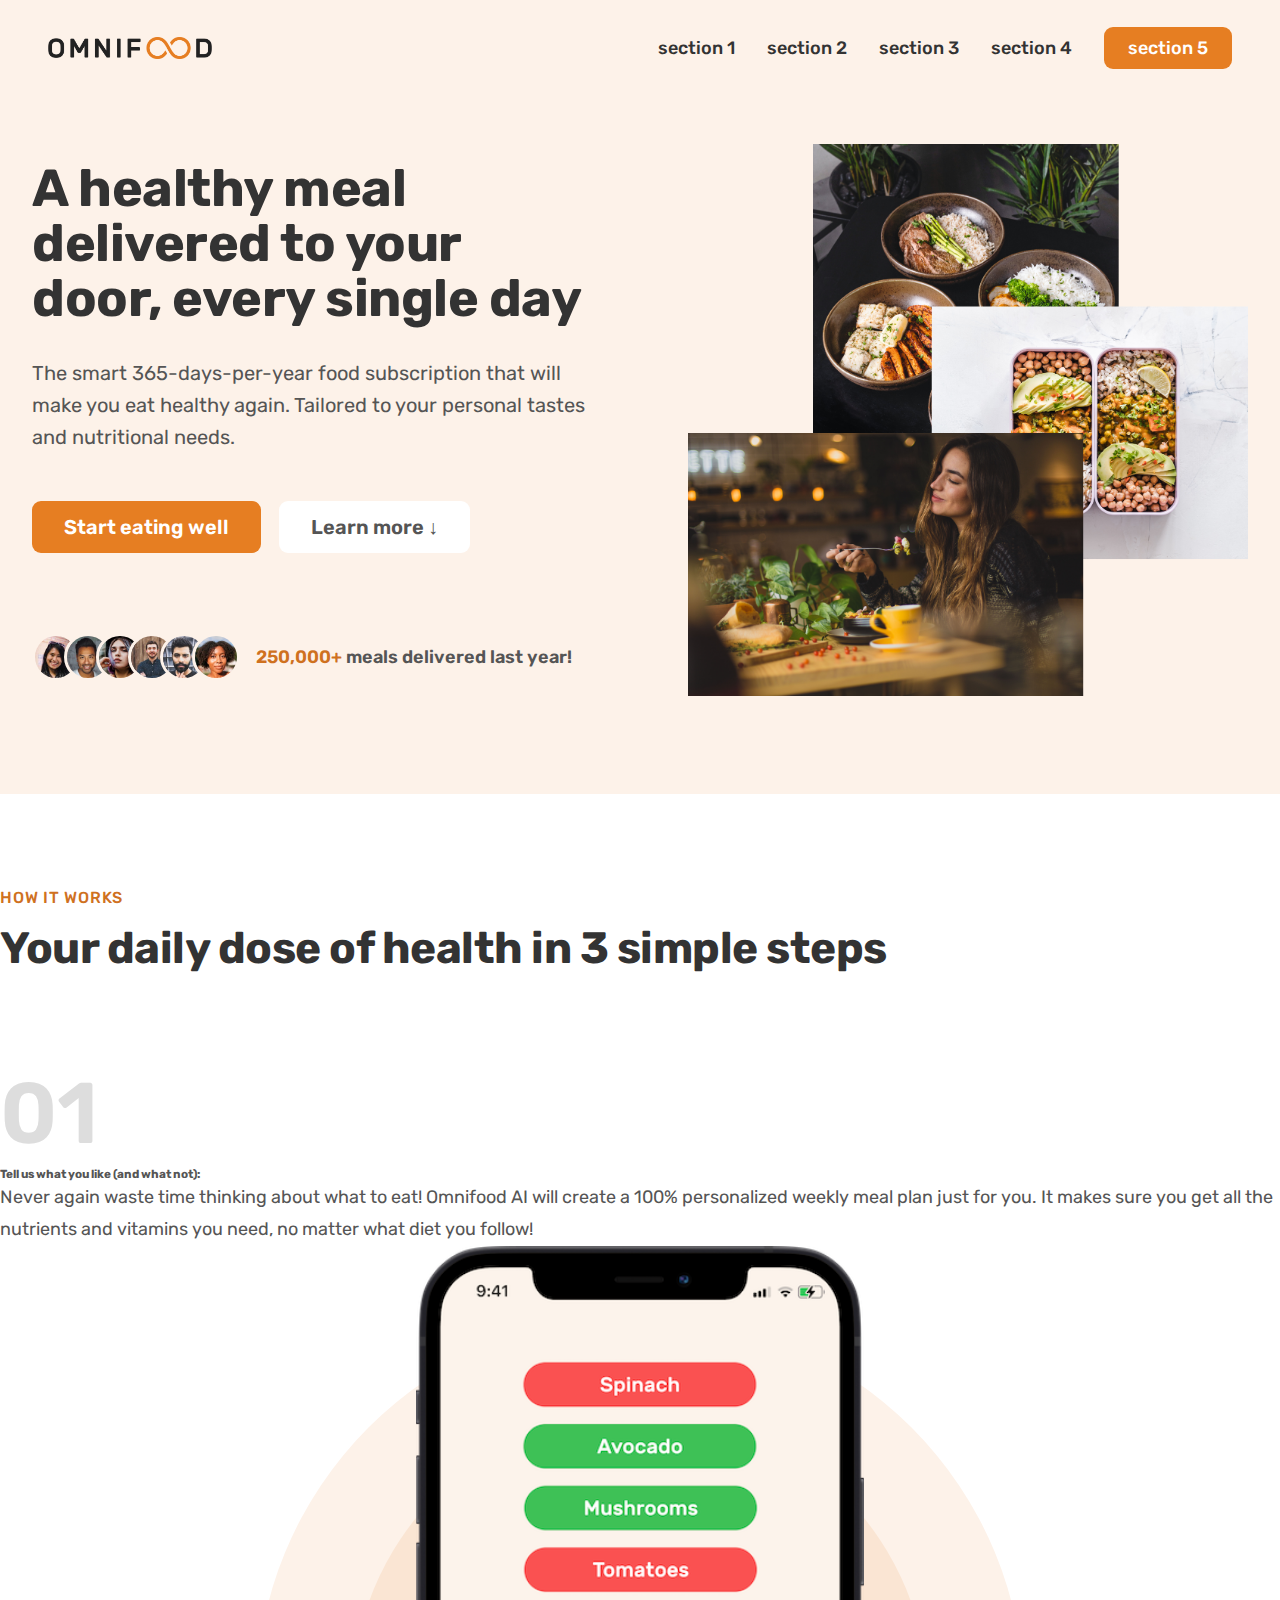
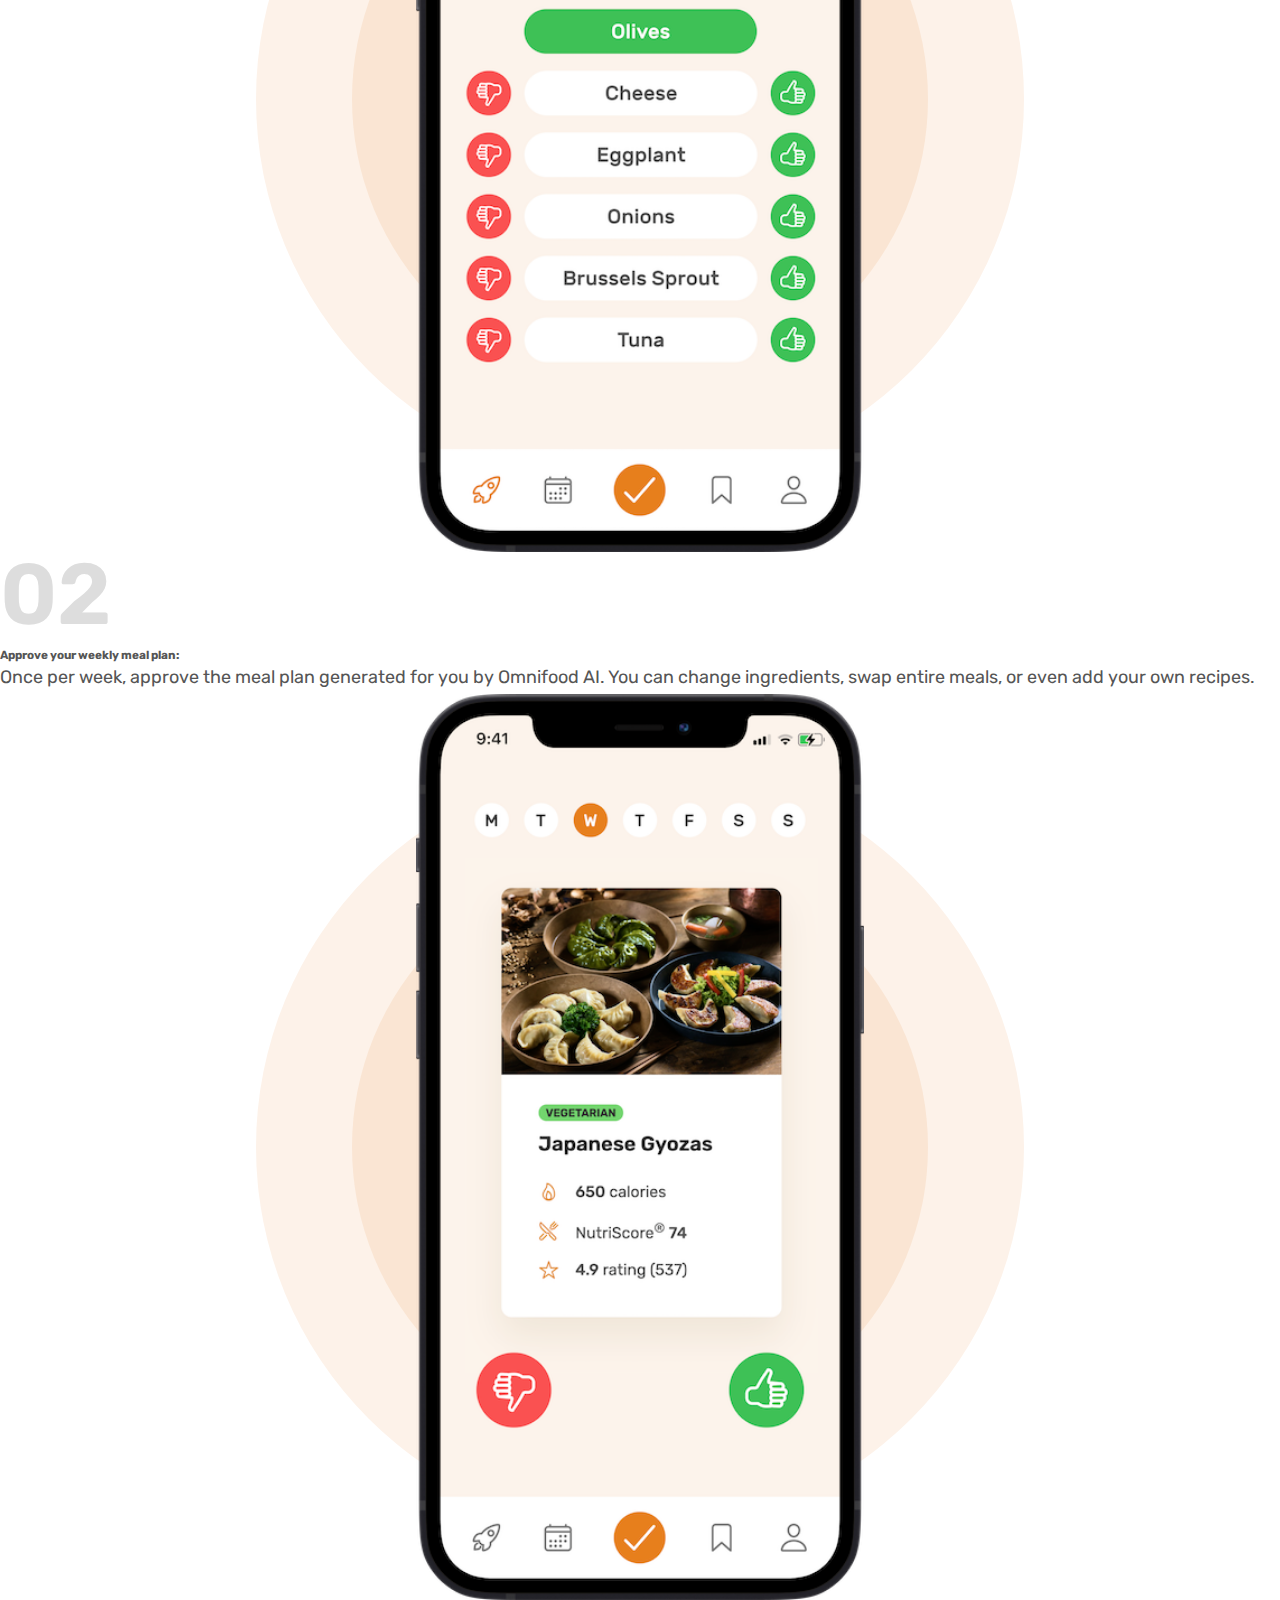
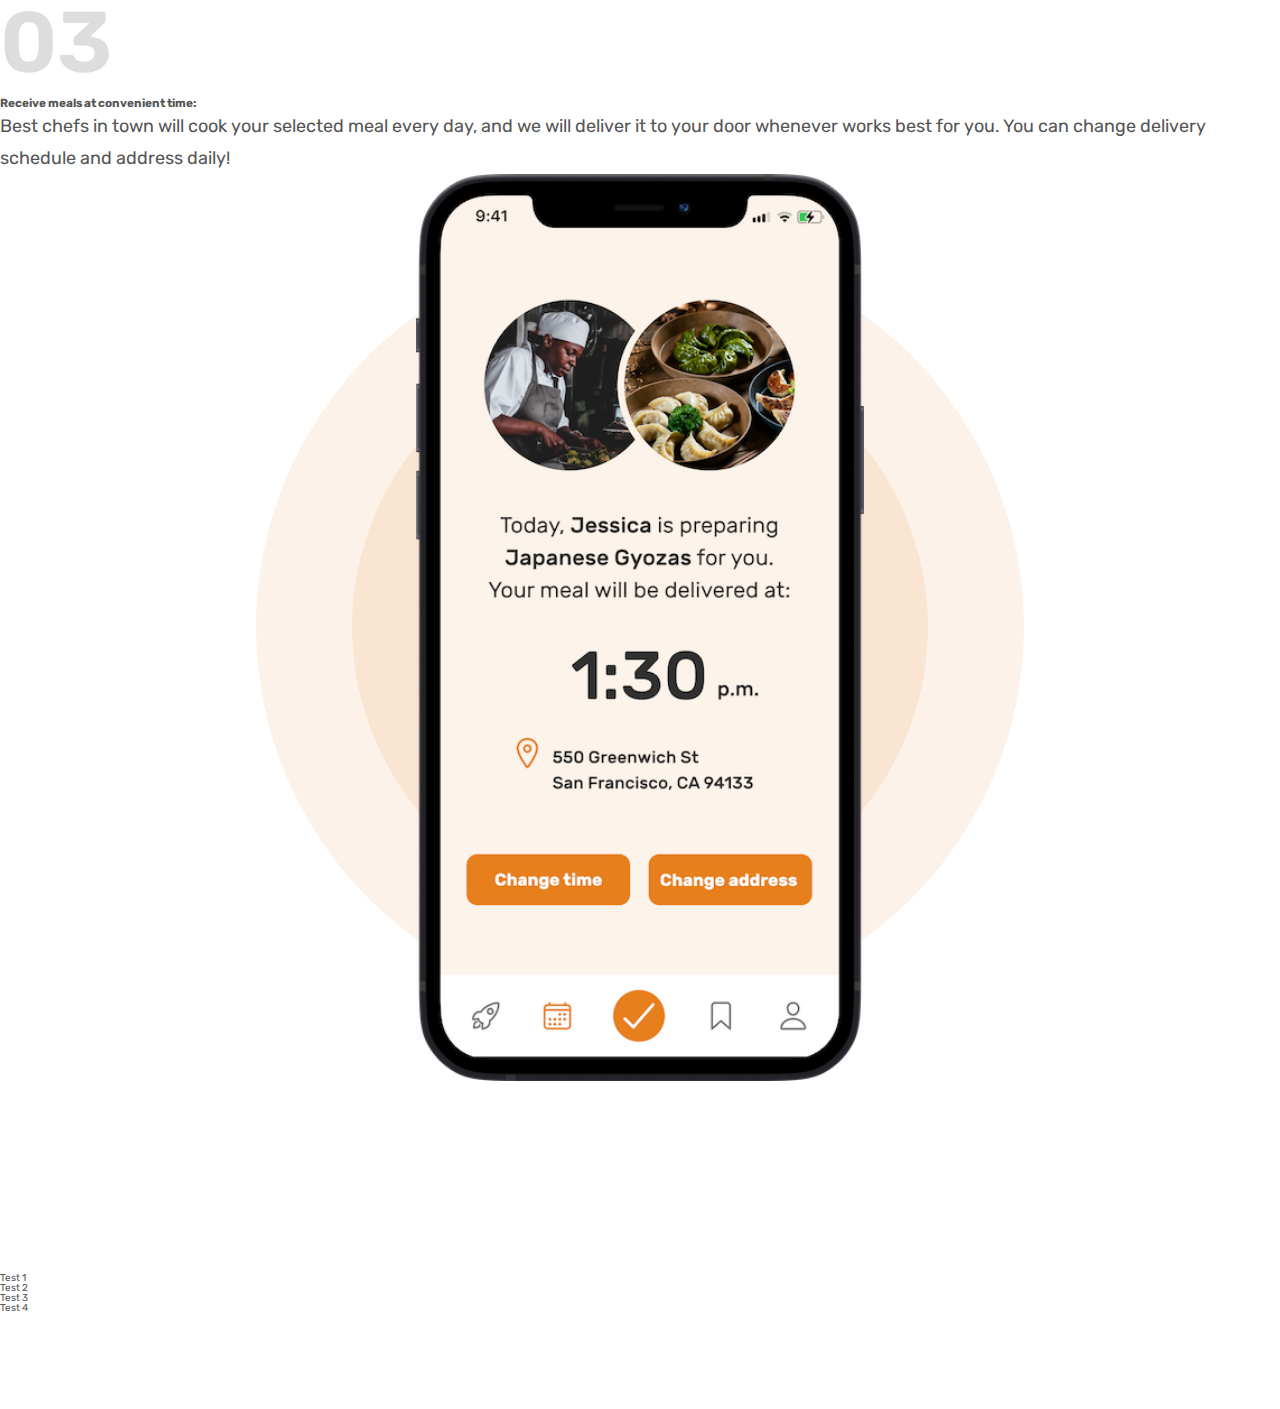
<file: teszt1.html>
<!DOCTYPE html>
<html lang="en">
  <head>
    <meta charset="UTF-8" />
    <meta name="viewport" content="width=device-width, initial-scale=1.0" />

    <link rel="preconnect" href="https://fonts.googleapis.com" />
    <link rel="preconnect" href="https://fonts.gstatic.com" crossorigin />
    <link
      href="https://fonts.googleapis.com/css2?family=Inter:wght@100..900&family=Rubik:ital,wght@0,300..900;1,300..900&display=swap"
      rel="stylesheet"
    />

    <link rel="stylesheet" href="css/style.css" />
    <title>Omnifood</title>
  </head>
  <body>
    <header class="header">
      <img class="logo" src="img/omnifood-logo.png" alt="Omnifood logo" />

      <nav class="main-nav">
        <ul class="main-nav-list">
          <li><a class="main-nav-link" href="#">section 1</a></li>
          <li><a class="main-nav-link" href="#">section 2</a></li>
          <li><a class="main-nav-link" href="#">section 3</a></li>
          <li><a class="main-nav-link" href="#">section 4</a></li>
          <li><a class="main-nav-link nav-cta" href="#">section 5</a></li>
        </ul>
      </nav>
    </header>
    <main>
      <section class="section-hero">
        <div class="hero">
          <div class="hero-text-box">
            <h1 class="heading-primary">
              A healthy meal delivered to your door, every single day
            </h1>
            <p class="hero-description">
              The smart 365-days-per-year food subscription that will make you
              eat healthy again. Tailored to your personal tastes and
              nutritional needs.
            </p>
            <a href="#" class="btn btn--full margin-right-sm"
              >Start eating well</a
            >
            <a href="#" class="btn btn--outline">Learn more &darr;</a>

            <div class="delivered-meals">
              <div class="delivered-imgs">
                <img src="img/customers/customer-1.jpg" alt="Customer photo" />
                <img src="img/customers/customer-2.jpg" alt="Customer photo" />
                <img src="img/customers/customer-3.jpg" alt="Customer photo" />
                <img src="img/customers/customer-4.jpg" alt="Customer photo" />
                <img src="img/customers/customer-5.jpg" alt="Customer photo" />
                <img src="img/customers/customer-6.jpg" alt="Customer photo" />
              </div>
              <p class="delivered-text">
                <span>250,000+</span> meals delivered last year!
              </p>
            </div>
          </div>
          <div class="hero-image-box">
            <img
              src="img/hero.png"
              class="hero-img"
              alt="Woman enjoying food, meals instorage container and food bowls on a table"
            />
          </div>
        </div>
      </section>

      <section class="section-how">
        <div class="container">
          <span class="subheading">How it works</span>
          <h2 class="heading-secondary">
            Your daily dose of health in 3 simple steps
          </h2>
        </div>
        <div class="container grid grid--2-cols">
          <!-- STEP 01 -->
          <div class="step-text box">
            <p class="step-number">01</p>
            <h3 class="heading-tertiary">
              Tell us what you like (and what not):
            </h3>
            <p class="step-description">
              Never again waste time thinking about what to eat! Omnifood AI
              will create a 100% personalized weekly meal plan just for you. It
              makes sure you get all the nutrients and vitamins you need, no
              matter what diet you follow!
            </p>
          </div>
          <div class="step-img-box">
            <img
              src="img/app/app-screen-1.png"
              alt="iphone app preferences selection screen"
              class="step-img"
            />
          </div>
          <!-- Step 02 -->
          <div class="step-text box">
            <p class="step-number">02</p>
            <h3 class="heading-tertiary">Approve your weekly meal plan:</h3>
            <p class="step-description">
              Once per week, approve the meal plan generated for you by Omnifood
              AI. You can change ingredients, swap entire meals, or even add
              your own recipes.
            </p>
          </div>
          <div class="step-img-box">
            <img
              src="img/app/app-screen-2.png"
              alt="iphone app meal approving plan"
              class="step-img"
            />
          </div>
          <!-- STEP 03 -->
          <div class="step-text box">
            <p class="step-number">03</p>
            <h3 class="heading-tertiary">Receive meals at convenient time:</h3>
            <p class="step-description">
              Best chefs in town will cook your selected meal every day, and we
              will deliver it to your door whenever works best for you. You can
              change delivery schedule and address daily!
            </p>
          </div>
          <div class="step-img-box">
            <img
              src="img/app/app-screen-3.png"
              alt="iphone app delivery screen"
              class="step-img"
            />
          </div>
        </div>
      </section>

      <section class="section-how grid grid--3-cols">
        <div>Test 1</div>
        <div>Test 2</div>
        <div>Test 3</div>
        <div>Test 4</div>
      </section>
    </main>
  </body>
</html>
</file>
<file: css/style.css>
/* 
--- 01 Typography system ----

- FONT SIZE SYSTEM (px)
10 / 12 / 14 / 16 / 18 / 20 / 24 / 30 / 36 / 44 / 52 / 62 / 74 / 86 / 98

- FONT WEIGHTS:
Default: 400
500 600 700
- LINE HEIGHTS:
Default: 1
small 1.05
medium: 1.2
1.6
paragraph default 1.6

- Line heights
default: 1
small: 1.05
paragraph default: 1.6

-Letter spacing
-0.5px
0.75px





--- 02 COLORS
- Primary: Brand color: #e67e22

- Tints: #fdf2e9

- Shades: #cf711f

- Accents:

- Greys: #555
#333

--- 05 SHADOWS

--- BORDER RADIUS
default 9px

--- WHITE SPACES
- SPACING SYSTEM (px)
2 / 4 / 8 / 12 / 16 / 24 / 32 / 48 / 64 / 80 / 96 / 128


*/

* {
  padding: 0;
  margin: 0;
  box-sizing: border-box;
}

html {
  /* Perctange of user browser font-size settings*/
  font-size: 62.5%;
}

body {
  font-family: "Rubik", sans-serif;
  line-height: 1;
  font-weight: 400;
  color: #555;
}

/**********************/
/* General reusable components */
/********************* */
.heading-primary,
.heading-secondary {
  font-weight: 700;
  color: #333;
  letter-spacing: -0.5px;
}

.heading-primary {
  font-size: 5.2rem;
  line-height: 1.05;
  margin-bottom: 3.2rem;
}

.heading-secondary {
  font-size: 4.4rem;
  line-height: 1.2;
  margin-bottom: 9.6rem;
}

.subheading {
  display: block;
  font-size: 1.6rem;
  font-weight: 500;
  color: #cf711f;
  text-transform: uppercase;
  margin-bottom: 1.6rem;
  letter-spacing: 0.75px;
}

.btn:link,
.btn:visited {
  display: inline-block;
  text-decoration: none;

  font-size: 2rem;
  font-weight: 600;
  padding: 1.6rem 3.2rem;
  border-radius: 9px;
  transition: background-color 0.3s;
}

.btn--full:link,
.btn--full:visited {
  background-color: #e67e22;
  color: #fff;
}
.btn--full:hover,
.btn--full:active {
  background-color: #cf711f;
}

.btn--outline:link,
.btn--outline:visited {
  background-color: #fff;
  color: #555;
}

.btn--outline:hover,
.btn--outline:active {
  background-color: #fdf2e9;
  /* border: 3px solid #fff; */

  /* Trick add border inside */
  box-shadow: inset 0 0 0 3px #fff;
}

.margin-right-sm {
  margin-right: 1.6rem !important;
}
/**********************/
/* Header */
/********************* */
.header {
  display: flex;
  justify-content: space-between;
  align-items: center;
  background-color: #fdf2e9;

  /* Because we want to sticky header later */
  height: 9.6rem;
  padding: 0 4.8rem;
}

.logo {
  height: 2.2rem;
}

/**********************/
/* NAVIGATION */
/********************* */
.main-nav-list {
  list-style: none;
  display: flex;
  align-items: center;
  gap: 3.2rem;
}

.main-nav-link:link,
.main-nav-link:visited {
  display: inline-block;
  text-decoration: none;
  color: #333;
  font-weight: 500;
  font-size: 1.8rem;
  transition: all 0.3s;
}

.main-nav-link:hover,
.main-nav-link:active {
  color: #cf711f;
}

.main-nav-link.nav-cta:link,
.main-nav-link.nav-cta:visited {
  padding: 1.2rem 2.4rem;
  border-radius: 9px;
  color: #fff;
  background-color: #e67e22;
}

.main-nav-link.nav-cta:hover,
.main-nav-link.nav-cta:active {
  background-color: #cf711f;
}

/**********************/
/* Hero section */
/********************* */

.section-hero {
  background-color: #fdf2e9;
  padding: 4.8rem 0 9.6rem 0;
}

.hero {
  max-width: 130rem;
  margin: 0 auto;
  padding: 0 3.2rem;
  display: grid;
  grid-template-columns: 1fr 1fr;

  gap: 9.6rem;
  align-items: center;
}

.hero-description {
  font-size: 2rem;
  line-height: 1.6;
  margin-bottom: 4.8rem;
}

.hero-img {
  width: 100%;
}

.delivered-meals {
  display: flex;
  margin-top: 8rem;
  align-items: center;
  gap: 1.6rem;
}

.delivered-imgs {
  display: flex;
}

.delivered-imgs img {
  height: 4.8rem;
  width: 4.8rem;
  border-radius: 50%;
  margin-right: -1.6rem;
  border: 3px solid #fdf2e9;
}
.delivered-imgs img:last-child {
  margin: 0;
}

.delivered-text {
  font-size: 1.8rem;
  font-weight: 600;
}

.delivered-text span {
  color: #cf711f;
}

/**********************/
/* FEATURED IN SECTION */
/********************* */

.section-featured {
  padding: 4.8rem 0 3.2rem 0;
}

.heading-featured-in {
  font-size: 1.4rem;
  text-transform: uppercase;
  letter-spacing: 0.75px;
  font-weight: 500;
  text-align: center;
  margin-bottom: 2.4rem;
  color: #888;
}

.logos {
  display: flex;
  justify-content: space-around;
}

.logos img {
  height: 3.2rem;
  filter: brightness(0);
  opacity: 50%;
}

/**********************/
/* How is work section */
/********************* */
.section-how {
  padding: 9.6rem 0;
}

.step-number {
  font-size: 8.6rem;
  font-weight: 600;
  color: #ddd;
  margin-bottom: 1.2rem;
}

.step-description {
  font-size: 1.8rem;
  line-height: 1.8;
}

.step-img-box {
  position: relative;
  display: flex;
  align-items: center;
  justify-content: center;
}

.step-img-box::before,
.step-img-box::after {
  content: "";
  display: block;

  border-radius: 50%;
  position: absolute;
  top: 50%;
  left: 50%;
  transform: translate(-50%, -50%);
}

.step-img-box::before {
  width: 60%;
  /* height: 60%; */
  /* 60% of parents width */
  padding-bottom: 60%;
  background-color: #fdf2e9;
  z-index: -2;
}

.step-img-box::after {
  width: 45%;
  padding-bottom: 45%;
  background-color: #fae5d3;
  z-index: -1;
}

.step-img {
  width: 35%;
}

/**********************/
/* Meals section  */
/********************* */
.section-meals {
  padding: 9.6rem 0;
}

.meal {
  box-shadow: 0 2.4rem 4.8rem rgba(0, 0, 0, 0.075);
  border-radius: 11px;
  overflow: hidden;
}

.meal-content {
  padding: 3.2rem 4.8rem 4.8rem 4.8rem;
}

.meal-tags {
  margin-bottom: 1.2rem;
}

.tag {
  display: inline-block;
  padding: 0.4rem 0.8rem;
  font-size: 1.2rem;
  text-transform: uppercase;
  background-color: #51cf66;
  color: #333;
  border-radius: 100px;
}

.meal-title {
  font-size: 2.4rem;
  color: #333;
  font-weight: 600;
  margin-bottom: 3.2rem;
}

.meal-attributes {
  list-style: none;
  display: flex;
  flex-direction: column;
  gap: 2rem;
}

.meal-attribute {
  font-size: 1.8rem;
  display: flex;
  align-items: center;
  gap: 1.6rem;
}

.meal-icon {
  width: 2.4rem;
  height: 2.4rem;
  color: #e67e22;
}

.meal-img {
  width: 100%;
}
</file>
